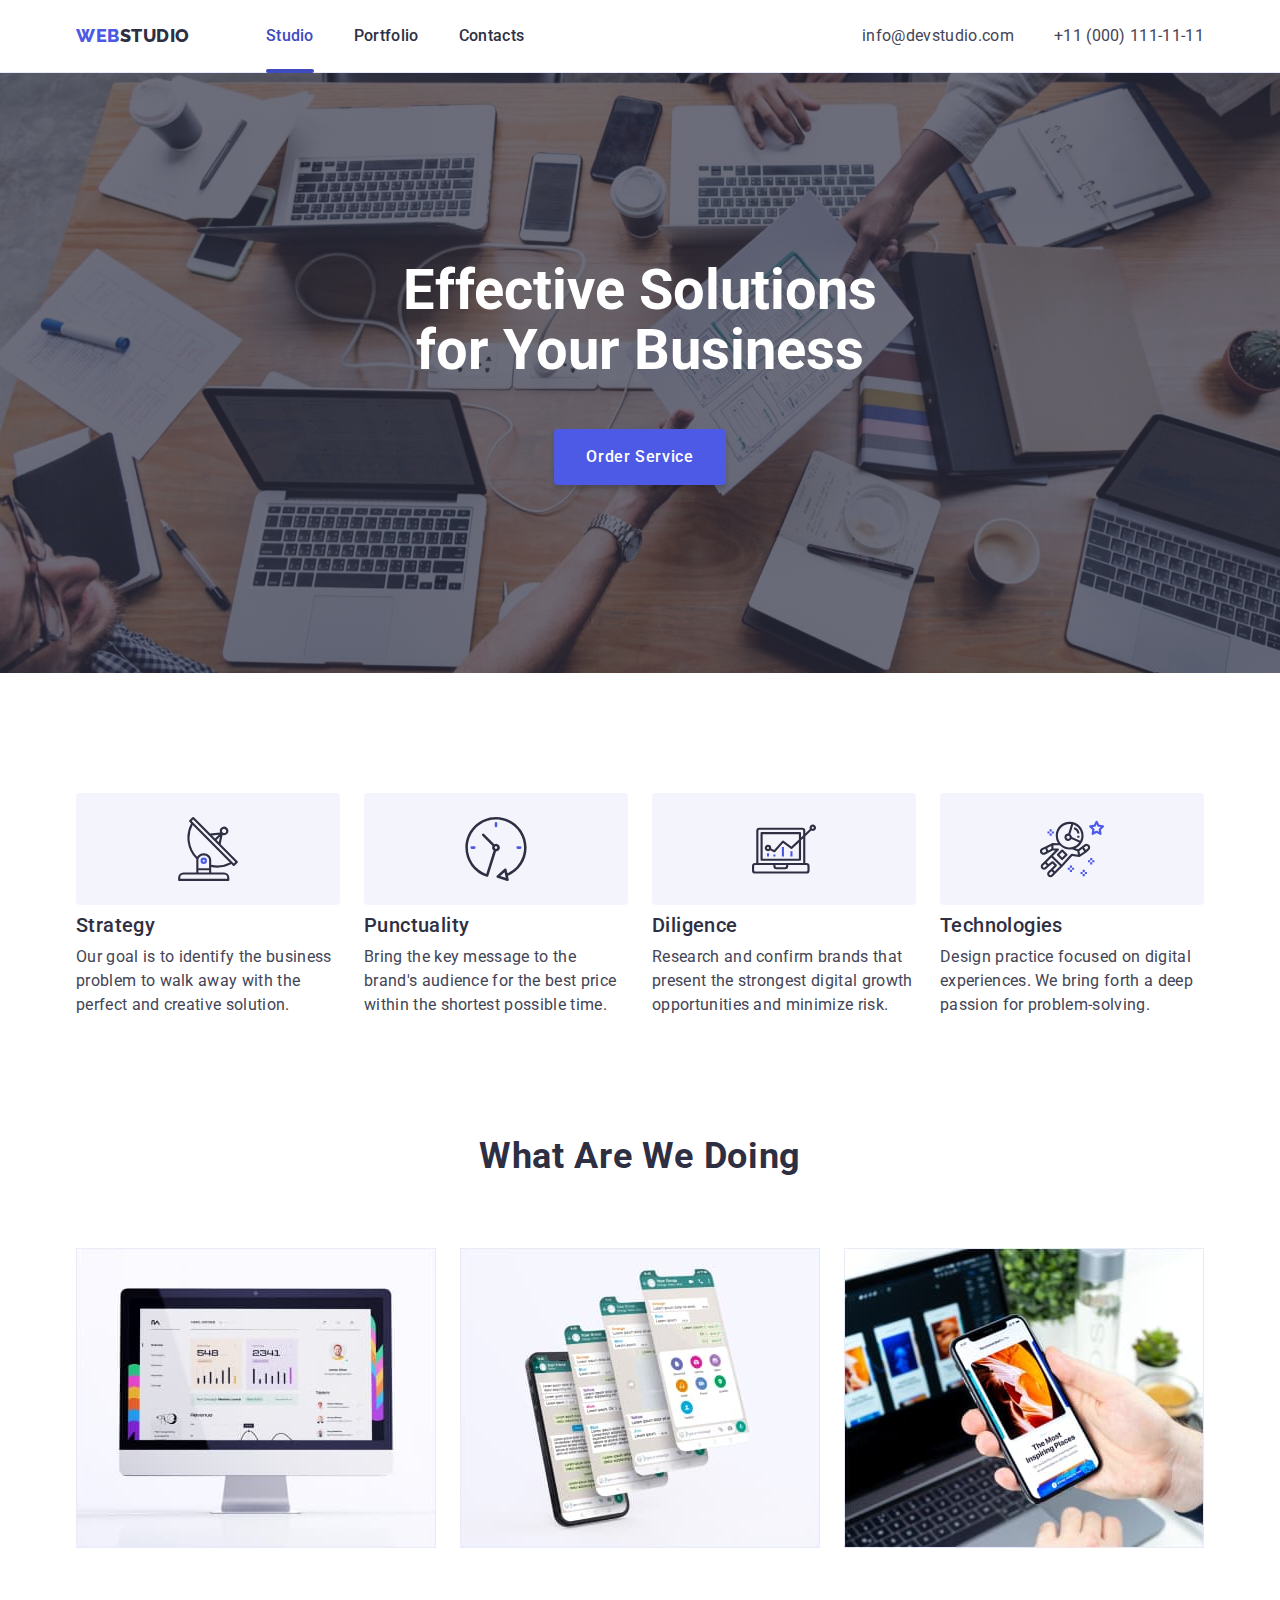
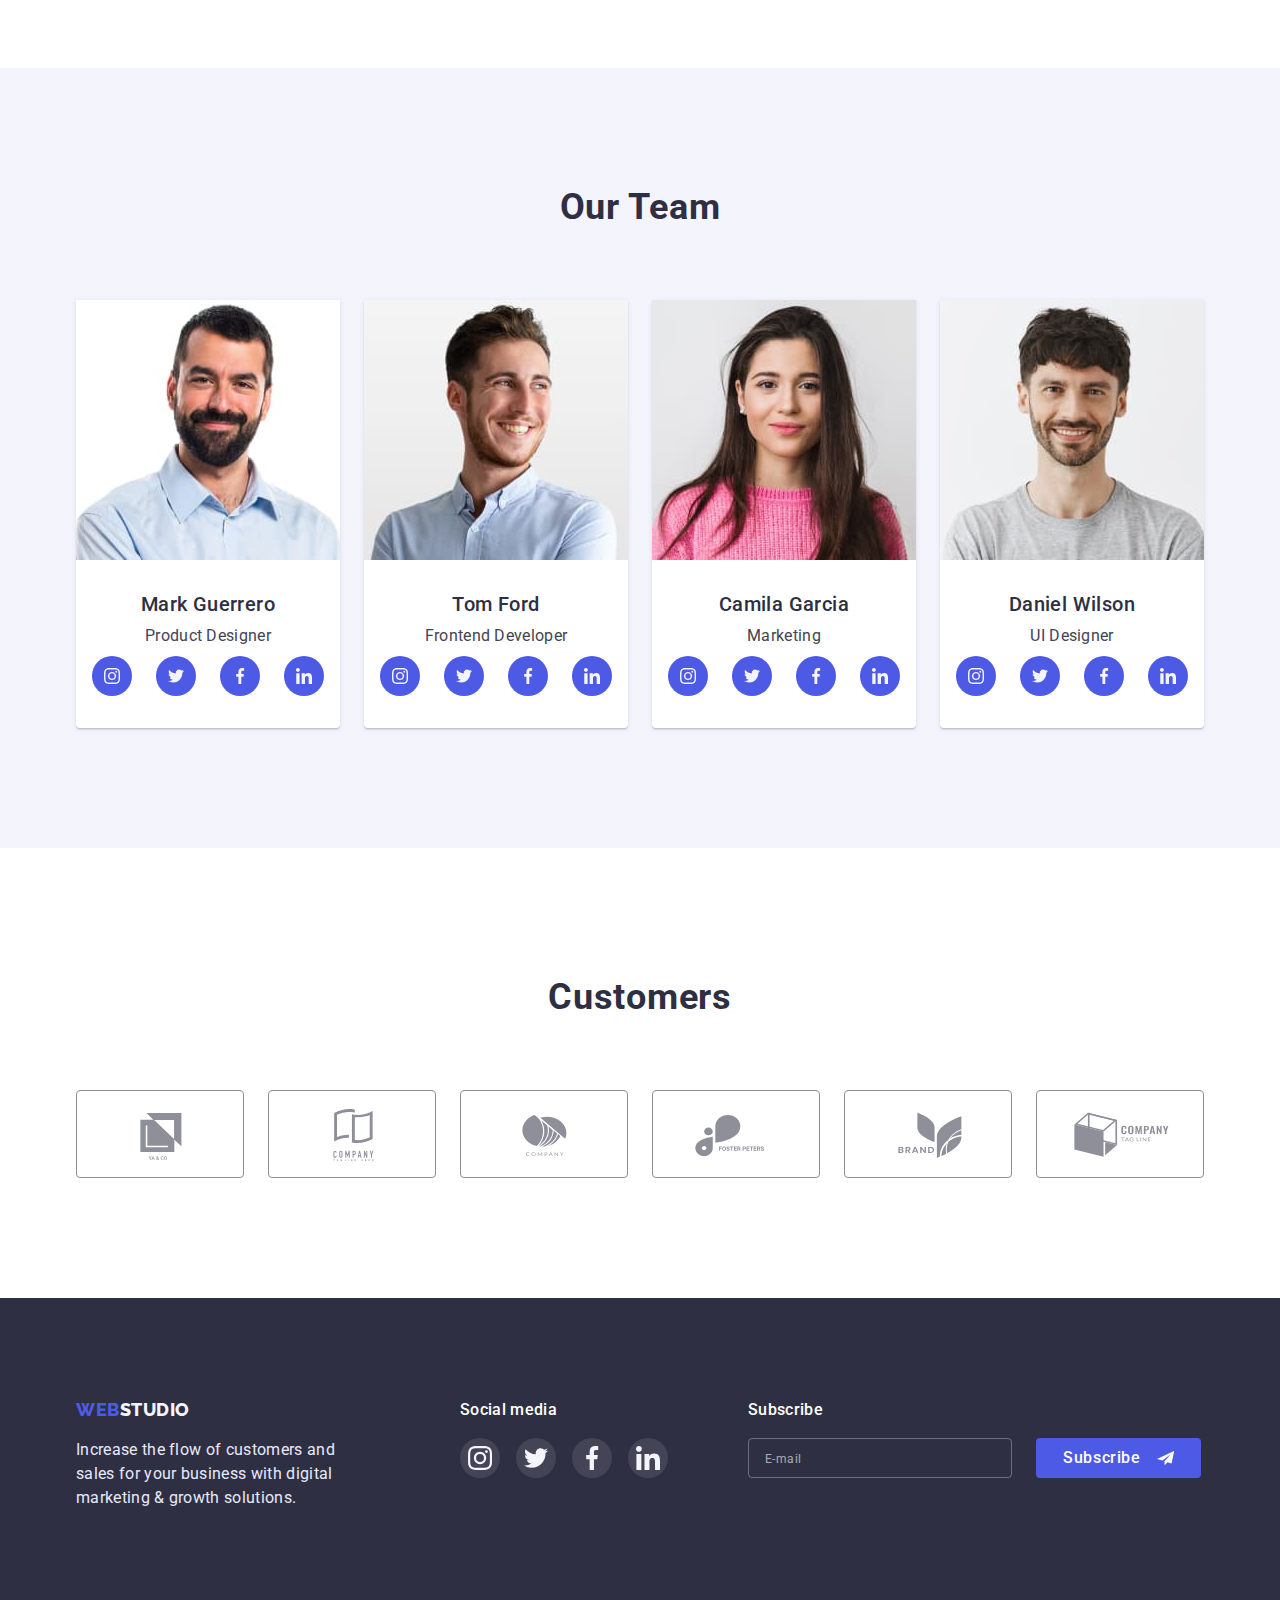
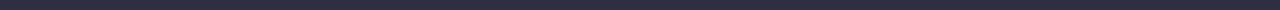
<file: index.html>
<!DOCTYPE html>
<html lang="en">
  <head>
    <meta charset="UTF-8" />
    <meta http-equiv="X-UA-Compatible" content="IE=edge" />
    <meta name="viewport" content="width=device-width, initial-scale=1.0" />
    <title>Web Studio</title>

    <link rel="preconnect" href="https://fonts.googleapis.com" />
    <link rel="preconnect" href="https://fonts.gstatic.com" crossorigin />
    <link
      href="https://fonts.googleapis.com/css2?family=Raleway:wght@800&family=Roboto:wght@400;500;700;900&display=swap"
      rel="stylesheet"
    />

    <link
      rel="stylesheet"
      href="https://cdn.jsdelivr.net/npm/modern-normalize@1.1.0/modern-normalize.min.css"
    />

    <link rel="stylesheet" href="./css/styles.css" />
  </head>

  <body>
    <!-- Header -->
    <header class="page-header">
      <div class="container header-container">
        <nav class="page-navigation">
          <a href="./index.html" class="logo link"
            >Web<span class="logo-theme-light">Studio</span></a
          >

          <ul class="menu list">
            <li class="menu-item">
              <a href="" class="menu-link link current">Studio</a>
            </li>
            <li class="menu-item">
              <a href="./portfolio.html" class="menu-link link">Portfolio</a>
            </li>
            <li class="menu-item">
              <a href="" class="menu-link link">Contacts</a>
            </li>
          </ul>
        </nav>

        <!-- Contacts -->
        <address class="header-address">
          <ul class="contacts list">
            <li>
              <a href="mailto:info@devstudio.com" class="contact-mail link"
                >info@devstudio.com</a
              >
            </li>
            <li>
              <a href="tel:+110001111111" class="contact-phone link"
                >+11 (000) 111-11-11</a
              >
            </li>
          </ul>
        </address>
      </div>
    </header>

    <!-- Main content -->

    <main>
      <!-- Hero -->
      <section class="hero">
        <div class="container">
          <h1 class="hero-title">Effective Solutions for Your Business</h1>
          <button class="modal-btn btn" type="button" data-modal-open>
            Order Service
          </button>
        </div>
      </section>

      <!-- Our advantages -->
      <section class="section">
        <div class="container">
          <h2 class="visually-hidden">Our advantages</h2>
          <ul class="advantages-list list">
            <li class="advantages-list-item">
              <div class="thumb">
                <svg class="advantages-icon" width="64" height="64">
                  <use href="./images/icons.svg#icon-antenna"></use>
                </svg>
              </div>
              <h3 class="advantages-subtitle">Strategy</h3>
              <p class="advantages-text">
                Our goal is to identify the business problem to walk away with
                the perfect and creative solution.
              </p>
            </li>
            <li class="advantages-list-item">
              <div class="thumb">
                <svg class="advantages-icon" width="64" height="64">
                  <use href="./images/icons.svg#icon-clock"></use>
                </svg>
              </div>
              <h3 class="advantages-subtitle">Punctuality</h3>
              <p class="advantages-text">
                Bring the key message to the brand's audience for the best price
                within the shortest possible time.
              </p>
            </li>
            <li class="advantages-list-item">
              <div class="thumb">
                <svg class="advantages-icon" width="64" height="64">
                  <use href="./images/icons.svg#icon-diagram"></use>
                </svg>
              </div>
              <h3 class="advantages-subtitle">Diligence</h3>
              <p class="advantages-text">
                Research and confirm brands that present the strongest digital
                growth opportunities and minimize risk.
              </p>
            </li>
            <li class="advantages-list-item">
              <div class="thumb">
                <svg class="advantages-icon" width="64" height="64">
                  <use href="./images/icons.svg#icon-astronaut"></use>
                </svg>
              </div>
              <h3 class="advantages-subtitle">Technologies</h3>
              <p class="advantages-text">
                Design practice focused on digital experiences. We bring forth a
                deep passion for problem-solving.
              </p>
            </li>
          </ul>
        </div>
      </section>

      <!-- About work -->
      <section class="section about-work">
        <div class="container">
          <h2 class="title">What are we doing</h2>
          <ul class="about-work-list list">
            <li class="about-work-list-item">
              <img
                src="./images/about-our-work/computer.jpg"
                alt="computer"
                width="360"
                height="300"
              />
            </li>
            <li class="about-work-list-item">
              <img
                src="./images/about-our-work/phone.jpg"
                alt="phone"
                width="360"
                height="300"
              />
            </li>
            <li class="about-work-list-item">
              <img
                src="./images/about-our-work/devices.jpg"
                alt="phone and computer"
                width="360"
                height="300"
              />
            </li>
          </ul>
        </div>
      </section>

      <!-- Our team -->
      <section class="section team">
        <div class="container">
          <h2 class="title">Our Team</h2>
          <ul class="team-list list">
            <li class="team-card">
              <img
                src="./images/our-team/mark.jpg"
                alt="a man"
                width="264"
                height="260"
              />
              <div class="team-description">
                <h3 class="team-subtitle">Mark Guerrero</h3>
                <p class="team-position">Product Designer</p>
                <ul class="social-list list">
                  <li class="social-item">
                    <a class="social-link" href="">
                      <svg class="social-icon" width="16" height="16">
                        <use href="./images/icons.svg#icon-instagram"></use>
                      </svg>
                    </a>
                  </li>
                  <li class="social-item">
                    <a class="social-link" href="">
                      <svg class="social-icon" width="16" height="16">
                        <use href="./images/icons.svg#icon-twitter"></use>
                      </svg>
                    </a>
                  </li>
                  <li class="social-item">
                    <a class="social-link" href=""
                      ><svg class="social-icon" width="16" height="16">
                        <use href="./images/icons.svg#icon-facebook"></use>
                      </svg>
                    </a>
                  </li>
                  <li class="social-item">
                    <a class="social-link" href=""
                      ><svg class="social-icon" width="16" height="16">
                        <use href="./images/icons.svg#icon-linkedin"></use>
                      </svg>
                    </a>
                  </li>
                </ul>
              </div>
            </li>
            <li class="team-card">
              <img
                src="./images/our-team/tom.jpg"
                alt="a man"
                width="264"
                height="260"
              />
              <div class="team-description">
                <h3 class="team-subtitle">Tom Ford</h3>
                <p class="team-position">Frontend Developer</p>
                <ul class="social-list list">
                  <li class="social-item">
                    <a class="social-link" href=""
                      ><svg class="social-icon" width="16" height="16">
                        <use href="./images/icons.svg#icon-instagram"></use>
                      </svg>
                    </a>
                  </li>
                  <li class="social-item">
                    <a class="social-link" href=""
                      ><svg class="social-icon" width="16" height="16">
                        <use href="./images/icons.svg#icon-twitter"></use>
                      </svg>
                    </a>
                  </li>
                  <li class="social-item">
                    <a class="social-link" href=""
                      ><svg class="social-icon" width="16" height="16">
                        <use href="./images/icons.svg#icon-facebook"></use>
                      </svg>
                    </a>
                  </li>
                  <li class="social-item">
                    <a class="social-link" href=""
                      ><svg class="social-icon" width="16" height="16">
                        <use href="./images/icons.svg#icon-linkedin"></use>
                      </svg>
                    </a>
                  </li>
                </ul>
              </div>
            </li>
            <li class="team-card">
              <img
                src="./images/our-team/camila.jpg"
                alt="a women"
                width="264"
                height="260"
              />
              <div class="team-description">
                <h3 class="team-subtitle">Camila Garcia</h3>
                <p class="team-position">Marketing</p>
                <ul class="social-list list">
                  <li class="social-item">
                    <a class="social-link" href=""
                      ><svg class="social-icon" width="16" height="16">
                        <use href="./images/icons.svg#icon-instagram"></use>
                      </svg>
                    </a>
                  </li>
                  <li class="social-item">
                    <a class="social-link" href=""
                      ><svg class="social-icon" width="16" height="16">
                        <use href="./images/icons.svg#icon-twitter"></use>
                      </svg>
                    </a>
                  </li>
                  <li class="social-item">
                    <a class="social-link" href=""
                      ><svg class="social-icon" width="16" height="16">
                        <use href="./images/icons.svg#icon-facebook"></use>
                      </svg>
                    </a>
                  </li>
                  <li class="social-item">
                    <a class="social-link" href=""
                      ><svg class="social-icon" width="16" height="16">
                        <use href="./images/icons.svg#icon-linkedin"></use>
                      </svg>
                    </a>
                  </li>
                </ul>
              </div>
            </li>
            <li class="team-card">
              <img
                src="./images/our-team/daniel.jpg"
                alt="a man"
                width="264"
                height="260"
              />
              <div class="team-description">
                <h3 class="team-subtitle">Daniel Wilson</h3>
                <p class="team-position">UI Designer</p>
                <ul class="social-list list">
                  <li class="social-item">
                    <a class="social-link" href=""
                      ><svg class="social-icon" width="16" height="16">
                        <use href="./images/icons.svg#icon-instagram"></use>
                      </svg>
                    </a>
                  </li>
                  <li class="social-item">
                    <a class="social-link" href=""
                      ><svg class="social-icon" width="16" height="16">
                        <use href="./images/icons.svg#icon-twitter"></use>
                      </svg>
                    </a>
                  </li>
                  <li class="social-item">
                    <a class="social-link" href=""
                      ><svg class="social-icon" width="16" height="16">
                        <use href="./images/icons.svg#icon-facebook"></use>
                      </svg>
                    </a>
                  </li>
                  <li class="social-item">
                    <a class="social-link" href=""
                      ><svg class="social-icon" width="16" height="16">
                        <use href="./images/icons.svg#icon-linkedin"></use>
                      </svg>
                    </a>
                  </li>
                </ul>
              </div>
            </li>
          </ul>
        </div>
      </section>

      <!-- Customers -->
      <section class="customers">
        <div class="container">
          <h2 class="title">Customers</h2>
          <ul class="customers-list list">
            <li class="customers-item">
              <a href="" class="customers-link">
                <svg class="customers-icon" width="104" height="56">
                  <use href="./images/icons.svg#icon-logo"></use>
                </svg>
              </a>
            </li>
            <li class="customers-item">
              <a href="" class="customers-link">
                <svg class="customers-icon" width="104" height="56">
                  <use href="./images/icons.svg#icon-company"></use>
                </svg>
              </a>
            </li>
            <li class="customers-item">
              <a href="" class="customers-link">
                <svg class="customers-icon" width="104" height="56">
                  <use href="./images/icons.svg#icon-logo-company"></use>
                </svg>
              </a>
            </li>
            <li class="customers-item">
              <a href="" class="customers-link">
                <svg class="customers-icon" width="104" height="56">
                  <use href="./images/icons.svg#icon-foster"></use>
                </svg>
              </a>
            </li>
            <li class="customers-item">
              <a href="" class="customers-link">
                <svg class="customers-icon" width="104" height="56">
                  <use href="./images/icons.svg#icon-brand"></use>
                </svg>
              </a>
            </li>
            <li class="customers-item">
              <a href="" class="customers-link">
                <svg class="customers-icon" width="104" height="56">
                  <use href="./images/icons.svg#icon-line"></use>
                </svg>
              </a>
            </li>
          </ul>
        </div>
      </section>
    </main>

    <!-- Footer -->
    <footer class="page-footer">
      <div class="container footer-container">
        <div class="footer-box">
          <a href="./index.html" class="logo link"
            >Web<span class="logo-theme-dark">Studio</span></a
          >
          <p class="slogan">
            Increase the flow of customers and sales for your business with
            digital marketing & growth solutions.
          </p>
        </div>
        <div class="media">
          <p class="media-text">Social media</p>
          <ul class="media-list list">
            <li class="media-item">
              <a href="" class="media-link">
                <svg class="media-icon" width="24" height="24">
                  <use href="./images/icons.svg#icon-instagram"></use>
                </svg>
              </a>
            </li>
            <li class="media-item">
              <a href="" class="media-link">
                <svg class="media-icon" width="24" height="24">
                  <use href="./images/icons.svg#icon-twitter"></use>
                </svg>
              </a>
            </li>
            <li class="media-item">
              <a href="" class="media-link">
                <svg class="media-icon" width="24" height="24">
                  <use href="./images/icons.svg#icon-facebook"></use>
                </svg>
              </a>
            </li>
            <li class="media-item">
              <a href="" class="media-link">
                <svg class="media-icon" width="24" height="24">
                  <use href="./images/icons.svg#icon-linkedin"></use>
                </svg>
              </a>
            </li>
          </ul>
        </div>
        <div class="footer-modal">
          <p class="footer-modal-text">Subscribe</p>
          <form class="footer-form">
            <input
              class="footer-input"
              type="email"
              name="user-email"
              placeholder="E-mail"
            />
            <button class="subscribe-btn btn" type="submit">
              Subscribe
              <svg class="subscribe-icon" width="24" height="24">
                <use href="./images/icons.svg#icon-subscribe"></use>
              </svg>
            </button>
          </form>
        </div>
      </div>
    </footer>

    <!-- Modal window -->
    <div class="backdrop is-hidden" data-modal>
      <div class="modal">
        <button type="button" class="close-btn btn" data-modal-close>
          <svg class="close-icon" width="8" height="8">
            <use href="./images/icons.svg#icon-close-modal"></use>
          </svg>
        </button>

        <!-- Modal form -->
        <p class="modal-text">Leave your contacts and we will call you back</p>
        <form class="modal-form">
          <label class="modal-form-field">
            <span class="modal-input-desc">Name</span>
            <span class="input-wrapper">
              <input
                class="modal-input"
                type="text"
                name="user_name"
                required />
              <svg class="input-icon" width="18" height="18">
                <use
                  href="./images/icons.svg#icon-person-modal"
                ></use></svg></span
          ></label>

          <label class="modal-form-field">
            <span class="modal-input-desc">Phone</span>
            <span class="input-wrapper">
              <input
                class="modal-input"
                type="tel"
                name="user_phone"
                required />
              <svg class="input-icon" width="18" height="24">
                <use
                  href="./images/icons.svg#icon-phone-modal"
                ></use></svg></span
          ></label>

          <label class="modal-form-field">
            <span class="modal-input-desc">Email</span>
            <span class="input-wrapper">
              <input
                class="modal-input"
                type="email"
                name="user-email"
                required
              />
              <svg class="input-icon" width="18" height="24">
                <use href="./images/icons.svg#icon-email-modal"></use>
              </svg> </span
          ></label>

          <label class="modal-form-field">
            <span class="modal-input-desc">Comment</span>
            <textarea
              class="modal-message"
              name="user_comment"
              placeholder="Text input"
            ></textarea>
          </label>

          <input
            class="modal-check visually-hidden"
            type="checkbox"
            name="privacy_policy"
            id="privacy"
          />
          <label class="modal-privacy" for="privacy"
            ><span class="modal-check-fake">
              <svg class="modal-check-icon" width="10" height="8">
                <use
                  href="./images/icons.svg#icon-check-mark"
                ></use></svg></span
            >I accept the terms and conditions of the
            <a class="privacy-link" href="">&nbsp;Privacy Policy</a>
          </label>
          <button class="submit-btn btn" type="submit">Send</button>
        </form>
      </div>
    </div>

    <script src="./js/modal.js"></script>
  </body>
</html>
</file>
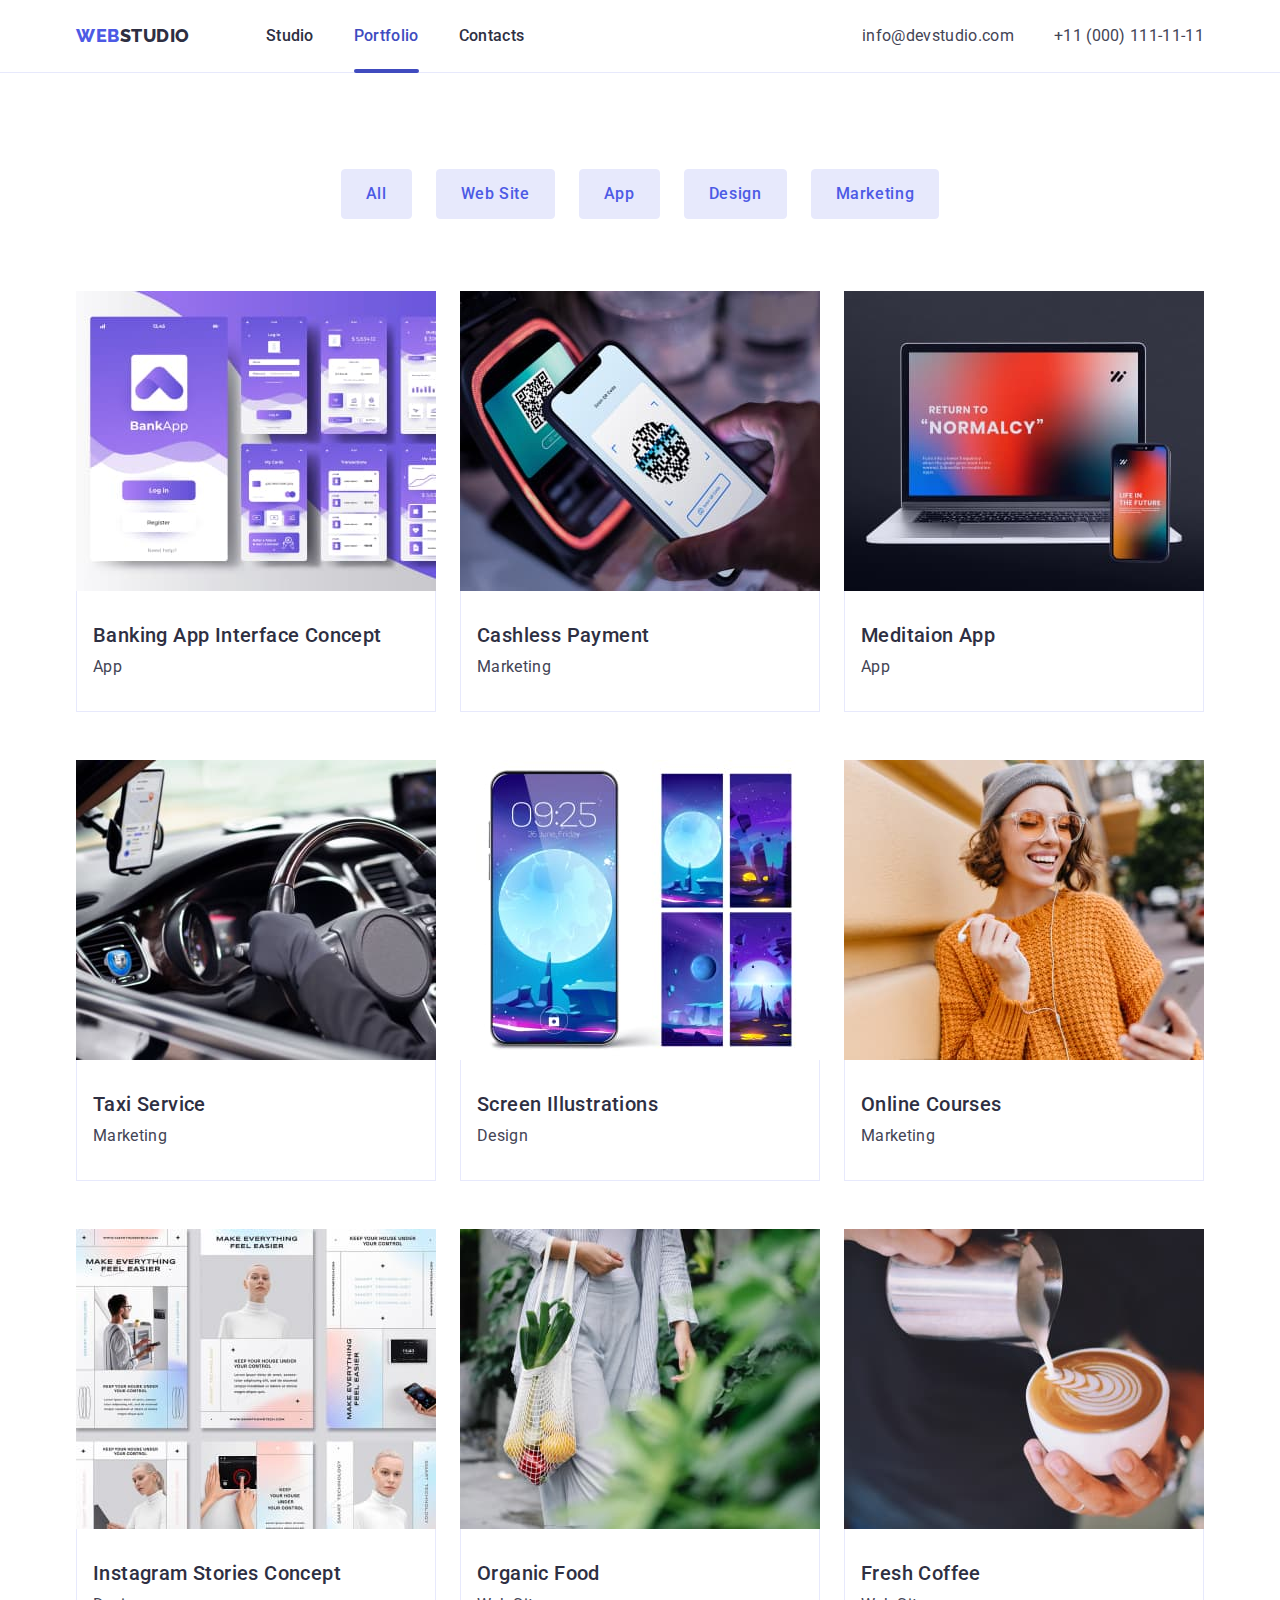
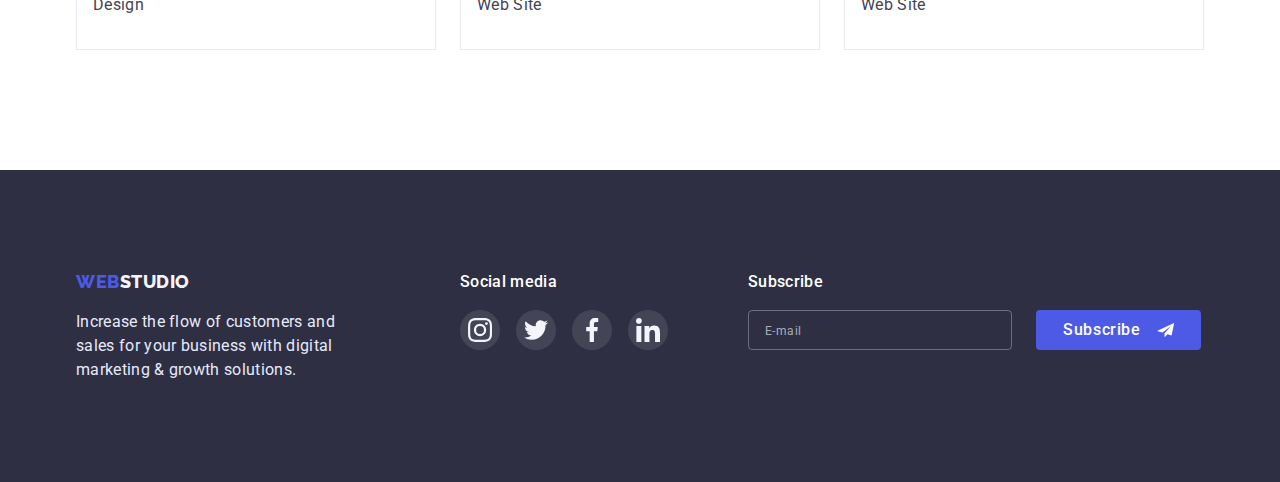
<file: portfolio.html>
<!DOCTYPE html>
<html lang="en">
  <head>
    <meta charset="UTF-8" />
    <meta http-equiv="X-UA-Compatible" content="IE=edge" />
    <meta name="viewport" content="width=device-width, initial-scale=1.0" />
    <title>Portfolio</title>

    <link rel="preconnect" href="https://fonts.googleapis.com" />
    <link rel="preconnect" href="https://fonts.gstatic.com" crossorigin />
    <link
      href="https://fonts.googleapis.com/css2?family=Raleway:wght@800&family=Roboto:wght@400;500;700;900&display=swap"
      rel="stylesheet"
    />

    <link
      rel="stylesheet"
      href="https://cdn.jsdelivr.net/npm/modern-normalize@1.1.0/modern-normalize.min.css"
    />

    <link rel="stylesheet" href="./css/styles.css" />
  </head>

  <body>
    <!-- Header -->
    <header class="page-header">
      <div class="container header-container">
        <nav class="page-navigation">
          <a href="./index.html" class="logo link"
            >Web<span class="logo-theme-light">Studio</span></a
          >

          <ul class="menu list">
            <li class="menu-item">
              <a href="./index.html" class="menu-link link">Studio</a>
            </li>
            <li class="menu-item">
              <a href="./portfolio.html" class="menu-link link current"
                >Portfolio</a
              >
            </li>
            <li class="menu-item">
              <a href="" class="menu-link link">Contacts</a>
            </li>
          </ul>
        </nav>

        <!-- Contacts -->
        <address class="header-address">
          <ul class="contacts list">
            <li>
              <a href="mailto:info@devstudio.com" class="contact-mail link"
                >info@devstudio.com</a
              >
            </li>
            <li>
              <a href="tel:+110001111111" class="contact-phone link"
                >+11 (000) 111-11-11</a
              >
            </li>
          </ul>
        </address>
      </div>
    </header>

    <!-- Main content -->
    <main>
      <section class="portfolio">
        <div class="container">
          <h1 class="visually-hidden">Projects</h1>

          <ul class="filters-list list">
            <li class="filters-list-item">
              <button class="filter-btn btn" type="button">All</button>
            </li>
            <li class="filters-list-item">
              <button class="filter-btn btn" type="button">Web Site</button>
            </li>
            <li class="filters-list-item">
              <button class="filter-btn btn" type="button">App</button>
            </li>
            <li class="filters-list-item">
              <button class="filter-btn btn" type="button">Design</button>
            </li>
            <li class="filters-list-item">
              <button class="filter-btn btn" type="button">Marketing</button>
            </li>
          </ul>

          <!-- Projects -->
          <ul class="project-list list">
            <li class="project-card">
              <a href="" class="project-link link">
                <div class="project-box">
                  <img
                    src="./images/projects-card/interface.jpg"
                    alt="white and violet interface"
                    width="360"
                    height="300"
                  />
                  <p class="overlay-text">
                    14 Stylish and User-Friendly App Design Concepts · Task
                    Manager App · Calorie Tracker App · Exotic Fruit Ecommerce
                    App · Cloud Storage App
                  </p>
                </div>
                <div class="project-description">
                  <h2 class="project-card-title">
                    Banking App Interface Concept
                  </h2>
                  <p class="project-card-text">App</p>
                </div>
              </a>
            </li>
            <li class="project-card">
              <a href="" class="project-link link">
                <div class="project-box">
                  <img
                    src="./images/projects-card/payment.jpg"
                    alt="phone in hand"
                    width="360"
                    height="300"
                  />
                  <p class="overlay-text">
                    14 Stylish and User-Friendly App Design Concepts · Task
                    Manager App · Calorie Tracker App · Exotic Fruit Ecommerce
                    App · Cloud Storage App
                  </p>
                </div>
                <div class="project-description">
                  <h2 class="project-card-title">Cashless Payment</h2>
                  <p class="project-card-text">Marketing</p>
                </div>
              </a>
            </li>
            <li class="project-card">
              <a href="" class="project-link link">
                <div class="project-box">
                  <img
                    src="./images/projects-card/meditation-app.jpg"
                    alt="phone and computer"
                    width="360"
                    height="300"
                  />
                  <p class="overlay-text">
                    14 Stylish and User-Friendly App Design Concepts · Task
                    Manager App · Calorie Tracker App · Exotic Fruit Ecommerce
                    App · Cloud Storage App
                  </p>
                </div>
                <div class="project-description">
                  <h2 class="project-card-title">Meditaion App</h2>
                  <p class="project-card-text">App</p>
                </div>
              </a>
            </li>
            <li class="project-card">
              <a href="" class="project-link link">
                <div class="project-box">
                  <img
                    src="./images/projects-card/taxi-service.jpg"
                    alt="a car"
                    width="360"
                    height="300"
                  />
                  <p class="overlay-text">
                    14 Stylish and User-Friendly App Design Concepts · Task
                    Manager App · Calorie Tracker App · Exotic Fruit Ecommerce
                    App · Cloud Storage App
                  </p>
                </div>
                <div class="project-description">
                  <h2 class="project-card-title">Taxi Service</h2>
                  <p class="project-card-text">Marketing</p>
                </div>
              </a>
            </li>
            <li class="project-card">
              <a href="" class="project-link link">
                <div class="project-box">
                  <img
                    src="./images/projects-card/screen-illustrations.jpg"
                    alt="phone screens"
                    width="360"
                    height="300"
                  />
                  <p class="overlay-text">
                    14 Stylish and User-Friendly App Design Concepts · Task
                    Manager App · Calorie Tracker App · Exotic Fruit Ecommerce
                    App · Cloud Storage App
                  </p>
                </div>
                <div class="project-description">
                  <h2 class="project-card-title">Screen Illustrations</h2>
                  <p class="project-card-text">Design</p>
                </div>
              </a>
            </li>
            <li class="project-card">
              <a href="" class="project-link link">
                <div class="project-box">
                  <img
                    src="./images/projects-card/online-courses.jpg"
                    alt="smiling woman"
                    width="360"
                    height="300"
                  />
                  <p class="overlay-text">
                    14 Stylish and User-Friendly App Design Concepts · Task
                    Manager App · Calorie Tracker App · Exotic Fruit Ecommerce
                    App · Cloud Storage App
                  </p>
                </div>
                <div class="project-description">
                  <h2 class="project-card-title">Online Courses</h2>
                  <p class="project-card-text">Marketing</p>
                </div>
              </a>
            </li>
            <li class="project-card">
              <a href="" class="project-link link">
                <div class="project-box">
                  <img
                    src="./images/projects-card/instagram-stories.jpg"
                    alt="design versions"
                    width="360"
                    height="300"
                  />
                  <p class="overlay-text">
                    14 Stylish and User-Friendly App Design Concepts · Task
                    Manager App · Calorie Tracker App · Exotic Fruit Ecommerce
                    App · Cloud Storage App
                  </p>
                </div>
                <div class="project-description">
                  <h2 class="project-card-title">Instagram Stories Concept</h2>
                  <p class="project-card-text">Design</p>
                </div>
              </a>
            </li>
            <li class="project-card">
              <a href="" class="project-link link">
                <div class="project-box">
                  <img
                    src="./images/projects-card/organic-food.jpg"
                    alt="woman holding fruits"
                    width="360"
                    height="300"
                  />
                  <p class="overlay-text">
                    14 Stylish and User-Friendly App Design Concepts · Task
                    Manager App · Calorie Tracker App · Exotic Fruit Ecommerce
                    App · Cloud Storage App
                  </p>
                </div>
                <div class="project-description">
                  <h2 class="project-card-title">Organic Food</h2>
                  <p class="project-card-text">Web Site</p>
                </div>
              </a>
            </li>
            <li class="project-card">
              <a href="" class="project-link link">
                <div class="project-box">
                  <img
                    src="./images/projects-card/fresh-coffee.jpg"
                    alt="cup of coffe"
                    width="360"
                    height="300"
                  />
                  <p class="overlay-text">
                    14 Stylish and User-Friendly App Design Concepts · Task
                    Manager App · Calorie Tracker App · Exotic Fruit Ecommerce
                    App · Cloud Storage App
                  </p>
                </div>
                <div class="project-description">
                  <h2 class="project-card-title">Fresh Coffee</h2>
                  <p class="project-card-text">Web Site</p>
                </div>
              </a>
            </li>
          </ul>
        </div>
      </section>
    </main>

    <!-- Footer -->
    <footer class="page-footer">
      <div class="container footer-container">
        <div class="footer-box">
          <a href="./index.html" class="logo link"
            >Web<span class="logo-theme-dark">Studio</span></a
          >
          <p class="slogan">
            Increase the flow of customers and sales for your business with
            digital marketing & growth solutions.
          </p>
        </div>
        <div class="media">
          <p class="media-text">Social media</p>
          <ul class="media-list list">
            <li class="media-item">
              <a href="" class="media-link">
                <svg class="media-icon" width="24" height="24">
                  <use href="./images/icons.svg#icon-instagram"></use>
                </svg>
              </a>
            </li>
            <li class="media-item">
              <a href="" class="media-link">
                <svg class="media-icon" width="24" height="24">
                  <use href="./images/icons.svg#icon-twitter"></use>
                </svg>
              </a>
            </li>
            <li class="media-item">
              <a href="" class="media-link">
                <svg class="media-icon" width="24" height="24">
                  <use href="./images/icons.svg#icon-facebook"></use>
                </svg>
              </a>
            </li>
            <li class="media-item">
              <a href="" class="media-link">
                <svg class="media-icon" width="24" height="24">
                  <use href="./images/icons.svg#icon-linkedin"></use>
                </svg>
              </a>
            </li>
          </ul>
        </div>
        <div class="footer-modal">
          <p class="footer-modal-text">Subscribe</p>
          <form class="footer-form">
            <input
              class="footer-input"
              type="email"
              name="user-email"
              placeholder="E-mail"
            />
            <button class="subscribe-btn btn" type="submit">
              Subscribe
              <svg class="subscribe-icon" width="24" height="24">
                <use href="./images/icons.svg#icon-subscribe"></use>
              </svg>
            </button>
          </form>
        </div>
      </div>
    </footer>
  </body>
</html>
</file>
<file: css/styles.css>
:root {
  --primary-brand-color: #4d5ae5;
  --pressed-state-color: #404bbf;
  --dark-color: #2e2f42;
  --success-color: #31d0aa;
  --text-color: #434455;
  --subtext-color: #8e8f99;
  --accent-color: #e7e9fc;
  --light-mode-color: #f4f4fd;
  --background-color: #ffffff;
  --button-color: #ffffff;
  --transition-duration-func: 250ms cubic-bezier(0.4, 0, 0.2, 1);
}

h1,
h2,
h3,
p {
  margin-top: 0;
  margin-bottom: 0;
}

ul {
  margin-top: 0;
  margin-bottom: 0;
  padding-left: 0;
}

img {
  display: block;
}

.list {
  list-style: none;
}

.link {
  text-decoration: none;
}

.btn {
  cursor: pointer;
}

body {
  font-family: 'Roboto', sans-serif;
  color: var(--text-color);
  background-color: var(--background-color);
}

.container {
  width: 1158px;
  padding-left: 15px;
  padding-right: 15px;
  margin-left: auto;
  margin-right: auto;
}

.section {
  padding-top: 120px;
  padding-bottom: 120px;
}

.visually-hidden {
  position: absolute;
  width: 1px;
  height: 1px;
  margin: -1px;
  border: 0;
  padding: 0;

  white-space: nowrap;
  clip-path: inset(100%);
  clip: rect(0 0 0 0);
  overflow: hidden;
}

/* ======================== COMPONENTS ======================== */

.logo {
  margin-right: 76px;

  font-family: 'Raleway', sans-serif;
  font-weight: 800;
  font-size: 18px;
  line-height: 1.33;
  letter-spacing: 0.03em;
  text-transform: uppercase;
  color: var(--primary-brand-color);
}

.logo-theme-light {
  color: var(--dark-color);
}

.logo-theme-dark {
  color: var(--light-mode-color);
}

.title {
  margin-bottom: 72px;

  font-weight: 700;
  font-size: 36px;
  line-height: 1.1;
  letter-spacing: 0.02em;
  text-align: center;
  text-transform: capitalize;
  color: var(--dark-color);
}
/* ============================= Header =========================== */

.page-header {
  padding-top: 24px;
  padding-bottom: 24px;
  border-bottom: 1px solid var(--accent-color);
}

.header-container {
  display: flex;
  align-items: center;
  justify-content: space-between;
}

.page-navigation {
  display: flex;
  align-items: center;
}

.menu {
  display: flex;
  align-items: center;
}

.menu-item:not(:last-child) {
  margin-right: 40px;
}

.menu-link {
  position: relative;
  transition: color var(--transition-duration-func);

  font-weight: 500;
  line-height: 1.5;
  letter-spacing: 0.02em;
  color: var(--dark-color);
}

.menu-link:hover,
.menu-link:focus {
  color: var(--pressed-state-color);
}

.current {
  color: var(--pressed-state-color);
}

.current::after {
  content: '';

  position: absolute;
  left: 0px;
  top: 43px;

  display: block;
  width: 100%;
  height: 4px;

  border-radius: 2px;
  background-color: var(--pressed-state-color);
}

/* Contacts */

.header-address {
  font-style: normal;
}

.contacts {
  display: flex;
  align-items: center;
}

.contact-mail {
  margin-right: 40px;
}

.contact-mail,
.contact-phone {
  transition: color var(--transition-duration-func);

  line-height: 1.5;
  letter-spacing: 0.02em;
  color: var(--text-color);
}

.contact-mail:hover,
.contact-mail:focus {
  color: var(--pressed-state-color);
}

.contact-phone:hover,
.contact-phone:focus {
  color: var(--pressed-state-color);
}

/* =================================== Hero ========================== */

.hero {
  background-image: linear-gradient(
      rgba(46, 47, 66, 0.7),
      rgba(46, 47, 66, 0.7)
    ),
    url(../images/hero/bg.jpg);
  background-repeat: no-repeat;
  background-color: rgba(46, 47, 66, 0.7);

  max-width: 1440px;
  margin: 0 auto;
  padding-top: 188px;
  padding-bottom: 188px;

  text-align: center;
}

.hero-title {
  width: 495px;
  margin-left: auto;
  margin-right: auto;
  margin-bottom: 48px;

  font-weight: 700;
  font-size: 56px;
  line-height: 1.07;
  text-align: center;
  color: var(--button-color);
}

.modal-btn {
  transition: background-color var(--transition-duration-func);

  display: inline-block;
  border-radius: 4px;
  border: none;
  box-shadow: 0px 4px 4px rgba(0, 0, 0, 0.15);
  padding: 16px 32px;

  font-family: inherit;
  font-weight: 500;
  font-size: 16px;
  line-height: 1.5;
  letter-spacing: 0.04em;
  color: var(--button-color);
  background-color: var(--primary-brand-color);
}

.modal-btn:hover,
.modal-btn:focus {
  background-color: var(--pressed-state-color);
}

/* =========================== Our advantages ========================= */

.advantages-list {
  display: flex;
  gap: 24px;
}

.advantages-list-item {
  flex-basis: calc((100% - 72px) / 4);
}

.advantages-subtitle {
  margin-bottom: 8px;

  font-weight: 500;
  font-size: 20px;
  line-height: 1.2;
  letter-spacing: 0.02em;
  color: var(--dark-color);
}

.advantages-text {
  line-height: 1.5;
  letter-spacing: 0.02em;
}

.thumb {
  display: flex;
  justify-content: center;
  align-items: center;

  margin-bottom: 8px;
  width: 264px;
  height: 112px;

  border-radius: 4px;
  background-color: var(--light-mode-color);
}

/* =============================== About work ========================== */

.about-work {
  padding-top: 0;
}

.about-work-list {
  display: flex;
  gap: 24px;
}

.about-work-list-item {
  flex-basis: calc((100% - 24px * 2) / 3);
}

/* =============================== Our team =========================== */

.team {
  background-color: var(--light-mode-color);
}

.team-list {
  display: flex;
  gap: 24px;
}

.team-card {
  background-color: var(--background-color);

  box-shadow: 0px 1px 6px rgba(46, 47, 66, 0.08),
    0px 1px 1px rgba(46, 47, 66, 0.16), 0px 2px 1px rgba(46, 47, 66, 0.08);
  border-radius: 0px 0px 4px 4px;
}

.team-description {
  padding-top: 32px;
  padding-bottom: 32px;
  text-align: center;
}

.team-subtitle {
  margin-bottom: 8px;

  font-weight: 500;
  font-size: 20px;
  line-height: 1.2;
  letter-spacing: 0.02em;
  color: var(--dark-color);
}

.team-position {
  margin-bottom: 8px;

  line-height: 1.5;
  letter-spacing: 0.02em;
}

.social-list {
  display: flex;
  justify-content: center;
  gap: 24px;
}

.social-link {
  transition: background-color var(--transition-duration-func);

  display: flex;
  justify-content: center;
  align-items: center;

  width: 40px;
  height: 40px;
  background-color: var(--primary-brand-color);
  border-radius: 50%;
}

.social-link:hover,
.social-link:focus {
  background-color: var(--pressed-state-color);
}

/* ============================ Customers ============================ */

.customers {
  padding-top: 130px;
  padding-bottom: 120px;
}

.customers-list {
  display: flex;
  justify-content: space-between;
}

.customers-link {
  transition: color var(--transition-duration-func),
    border var(--transition-duration-func);

  display: flex;
  justify-content: center;
  align-items: center;

  width: 168px;
  height: 88px;

  outline: none;
  color: var(--subtext-color);
  border: 1px solid var(--subtext-color);
  border-radius: 4px;
}

.customers-link:hover,
.customers-link:focus {
  color: var(--pressed-state-color);
  border: 1px solid var(--pressed-state-color);
}

.customers-icon {
  fill: currentColor;
}

/* ============================ PORTFOLIO ==================== */

/* Filters */

.portfolio {
  padding-top: 96px;
  padding-bottom: 120px;
}

.filters-list {
  display: flex;
  align-items: center;
  justify-content: center;

  margin-bottom: 72px;
}

.filters-list-item:not(:last-child) {
  margin-right: 24px;
}

.filter-btn {
  transition: color var(--transition-duration-func),
    background-color var(--transition-duration-func),
    border var(--transition-duration-func),
    box-shadow var(--transition-duration-func);

  display: inline-block;
  border-radius: 4px;
  border: 1px solid var(--accent-color);
  padding: 12px 24px;

  font-weight: 500;
  line-height: 1.5;
  letter-spacing: 0.04em;
  color: var(--primary-brand-color);
  background-color: var(--accent-color);
}

.filter-btn:hover,
.filter-btn:focus {
  color: var(--button-color);
  background-color: var(--pressed-state-color);
  border: 1px solid transparent;
  box-shadow: 0px 3px 1px rgba(0, 0, 0, 0.1), 0px 2px 1px rgba(0, 0, 0, 0.08),
    0px 2px 2px rgba(0, 0, 0, 0.12);
}

/* ============================== PROJECTS =========================== */

.project-list {
  display: flex;
  flex-wrap: wrap;
  row-gap: 48px;
  column-gap: 24px;
}

.project-card {
  transition: box-shadow var(--transition-duration-func);

  flex-basis: calc((100% - 48px) / 3);
}

.project-card:hover,
.project-card:focus {
  box-shadow: 0px 1px 6px rgba(46, 47, 66, 0.08),
    0px 1px 1px rgba(46, 47, 66, 0.16), 0px 2px 1px rgba(46, 47, 66, 0.08);
}

.project-link {
  display: block;
}

.project-box {
  position: relative;
  overflow: hidden;
}

.overlay-text {
  position: absolute;
  transform: translateY(100%);
  transition: transform var(--transition-duration-func);

  top: 0;
  left: 0;
  width: 100%;
  height: 100%;
  padding: 40px 32px;

  font-size: 16px;
  line-height: 1.5;
  letter-spacing: 0.02em;
  color: var(--light-mode-color);
  background-color: var(--primary-brand-color);
}

.project-link:hover .overlay-text,
.project-link:focus .overlay-text {
  transform: translateY(0);
}

.project-card-title {
  margin-bottom: 8px;

  font-weight: 500;
  font-size: 20px;
  line-height: 1.2;
  letter-spacing: 0.02em;
  color: var(--dark-color);
}

.project-card-text {
  line-height: 1.5;
  letter-spacing: 0.02em;
  color: var(--text-color);
}

.project-description {
  padding: 32px 16px;

  border-right: 1px solid var(--accent-color);
  border-bottom: 1px solid var(--accent-color);
  border-left: 1px solid var(--accent-color);
}

/* ============================== Footer ============================== */

.page-footer {
  padding-top: 100px;
  padding-bottom: 100px;
  background-color: var(--dark-color);
}

.footer-container {
  display: flex;
}

.slogan {
  width: 264px;
  margin-top: 16px;

  line-height: 1.5;
  letter-spacing: 0.02em;
  color: var(--accent-color);
}

.media {
  margin-left: 120px;
}

.media-text,
.footer-modal-text {
  margin-bottom: 16px;

  font-weight: 500;
  line-height: 1.5;
  letter-spacing: 0.02em;
  color: var(--button-color);
}

.media-list {
  display: flex;
  gap: 16px;
}

.media-link {
  transition: background-color var(--transition-duration-func);

  display: flex;
  justify-content: center;
  align-items: center;
  width: 40px;
  height: 40px;
  border-radius: 50%;
  background-color: rgba(255, 255, 255, 0.1);
}

.media-link:hover,
.media-link:focus {
  background-color: var(--success-color);
}

.footer-modal {
  margin-left: 80px;
}

.footer-form {
  display: flex;
  gap: 24px;
}

.footer-input {
  width: 264px;
  height: 40px;
  padding: 8px 16px;

  font-size: 14px;
  line-height: 1.7;
  letter-spacing: 0.04em;
  color: var(--button-color);
  background-color: transparent;
  border: 1px solid rgba(255, 255, 255, 0.3);
  border-radius: 4px;
}

.footer-input::placeholder {
  font-size: 12px;
  line-height: 2;

  display: flex;
  align-items: center;
  letter-spacing: 0.04em;
  color: rgba(255, 255, 255, 0.6);
}

.subscribe-btn {
  display: flex;
  justify-content: center;
  align-items: center;
  gap: 16px;
  padding: 8px 24px;
  width: 165px;
  height: 40px;

  transition: background-color var(--transition-duration-func);

  font-weight: 500;
  line-height: 1.5px;
  letter-spacing: 0.04em;
  color: var(--button-color);
  background-color: var(--primary-brand-color);
  border-radius: 4px;
  border: solid transparent;
}

.subscribe-btn:hover,
.subscribe-btn:focus {
  background-color: var(--pressed-state-color);
}

/* ============================== MODAL WINDOW ========================== */

.backdrop {
  position: fixed;
  top: 0;
  left: 0;
  width: 100%;
  height: 100%;
  z-index: 100;
  background-color: rgba(46, 47, 66, 0.4);

  transition: opacity var(--transition-duration-func),
    visibility var(--transition-duration-func);
}

.backdrop.is-hidden {
  opacity: 0;
  visibility: hidden;
  pointer-events: none;
}

.modal {
  position: absolute;
  top: 50%;
  left: 50%;
  transform: translate(-50%, -50%) scale(1);
  transition: transform var(--transition-duration-func);

  width: 408px;
  height: 584px;
  padding-top: 72px;
  padding-bottom: 24px;
  padding-left: 24px;
  padding-right: 24px;

  background-color: #fcfcfc;
  box-shadow: 0px 1px 1px rgba(0, 0, 0, 0.14), 0px 1px 3px rgba(0, 0, 0, 0.12),
    0px 2px 1px rgba(0, 0, 0, 0.2);
  border-radius: 4px;
}

.backdrop.is-hidden .modal {
  transform: translate(-50%, -50%) scale(1.3);
}

.close-btn {
  position: absolute;
  top: 24px;
  right: 24px;

  transition: color var(--transition-duration-func),
    background-color var(--transition-duration-func);

  display: flex;
  justify-content: center;
  align-items: center;

  padding: 0;
  width: 24px;
  height: 24px;
  border-radius: 50%;

  background-color: var(--accent-color);
  border: 1px solid rgba(0, 0, 0, 0.1);
  outline: none;
}

.close-btn:hover,
.close-btn:focus {
  color: var(--button-color);
  background-color: var(--pressed-state-color);
}

.close-btn:hover .close-icon,
.close-btn:focus .close-icon {
  fill: currentColor;
}

/* ======================= MODAL FORM ======================= */

.modal-text {
  margin-bottom: 16px;

  font-weight: 500;
  line-height: 1.5;
  text-align: center;
  letter-spacing: 0.02em;
  color: var(--dark-color);
}

.modal-form {
  display: flex;
  flex-direction: column;
}

.modal-input-desc {
  display: block;
  margin-bottom: 4px;

  font-size: 12px;
  line-height: 1.17;
  letter-spacing: 0.01em;
  color: var(--subtext-color);
}

.input-wrapper {
  display: block;
  position: relative;
}

.modal-input {
  transition: border-color var(--transition-duration-func);

  width: 100%;
  height: 40px;
  padding-left: 38px;
  margin-bottom: 8px;

  border: 1px solid rgba(33, 33, 33, 0.2);
  border-radius: 4px;
}

.modal-input:focus {
  outline: none;
  border-color: var(--primary-brand-color);
}

.modal-input:focus + .input-icon {
  fill: var(--primary-brand-color);
}

.input-icon {
  position: absolute;
  top: 20%;
  left: 16px;
  transition: fill var(--transition-duration-func);

  fill: var(--dark-color);
}

.modal-message {
  transition: border-color var(--transition-duration-func);

  resize: none;
  width: 100%;
  height: 120px;
  padding: 8px 16px;
  margin-bottom: 16px;

  font-size: 14px;
  line-height: 1.7;
  letter-spacing: 0.04em;
  border: 1px solid rgba(33, 33, 33, 0.2);
  border-radius: 4px;
}

.modal-message:focus {
  outline: none;
  border-color: var(--primary-brand-color);
}

.modal-message::placeholder {
  padding-top: 12px;

  font-size: 12px;
  line-height: 1.33px;
  letter-spacing: 0.04em;
  color: rgba(117, 117, 117, 0.5);
}

.modal-privacy {
  display: flex;
  justify-content: center;
  align-items: center;
  margin-bottom: 24px;

  font-size: 12px;
  line-height: 1.33px;
  letter-spacing: 0.04em;
  color: #757575;
}

.modal-check-fake {
  display: flex;
  justify-content: center;
  align-items: center;
  transition: outline var(--transition-duration-func),
    background-color var(--transition-duration-func),
    border var(--transition-duration-func);

  width: 16px;
  height: 16px;
  margin-right: 8px;

  border: 1.25px solid var(--dark-color);
  border-radius: 2px;
  cursor: pointer;
}

.modal-check:checked + .modal-privacy .modal-check-fake {
  background-color: var(--pressed-state-color);
  border: 1.25px solid transparent;
}

.modal-check:focus + .modal-privacy .modal-check-fake {
  outline: 1px solid var(--primary-brand-color);
}

.privacy-link {
  font-size: 12px;
  line-height: 1.33;
  letter-spacing: 0.04em;
  color: var(--primary-brand-color);
}

.submit-btn {
  width: 169px;
  height: 56px;
  margin: 0 auto;

  transition: background-color var(--transition-duration-func);

  font-weight: 500;
  line-height: 1.5px;
  letter-spacing: 0.04em;
  color: var(--button-color);

  background-color: var(--primary-brand-color);
  box-shadow: 0px 4px 4px rgba(0, 0, 0, 0.15);
  border-radius: 4px;
  border: 1px solid transparent;
}

.submit-btn:hover,
.submit-btn:focus {
  background-color: var(--pressed-state-color);
}
</file>
